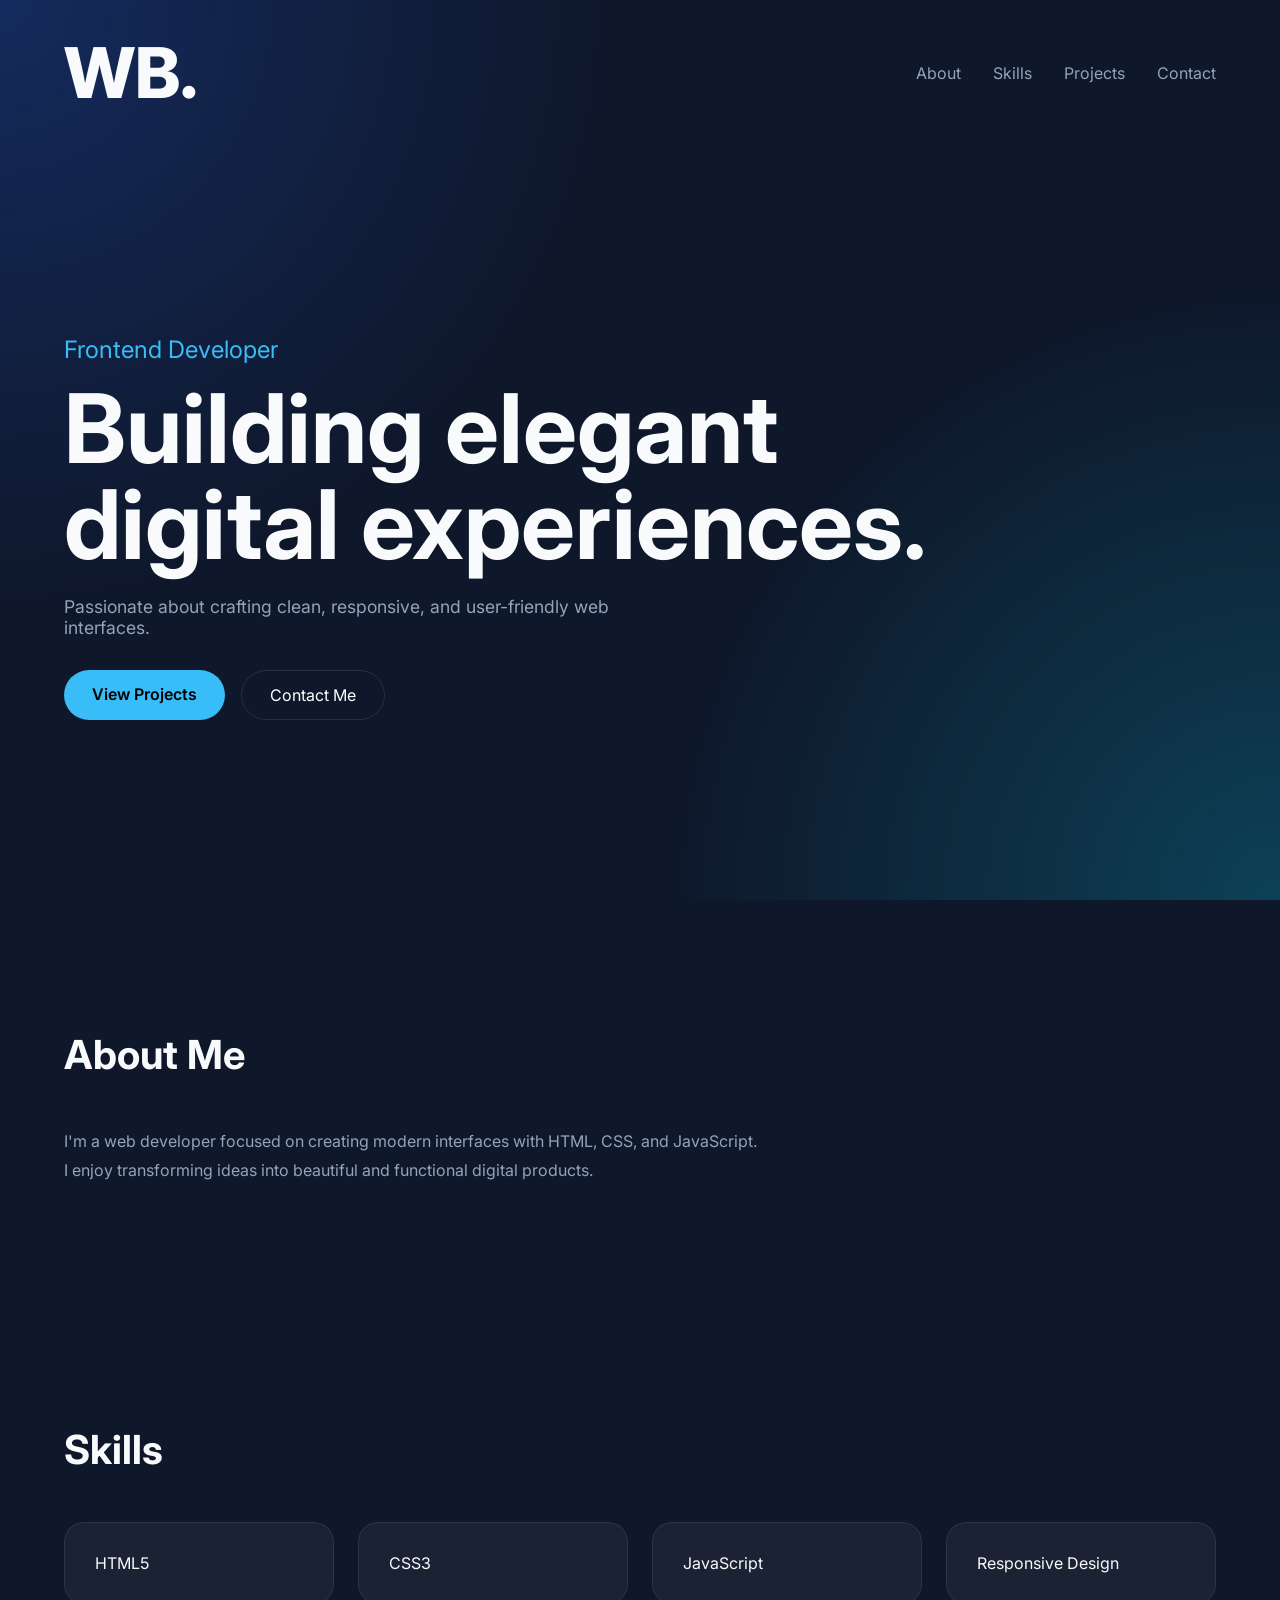
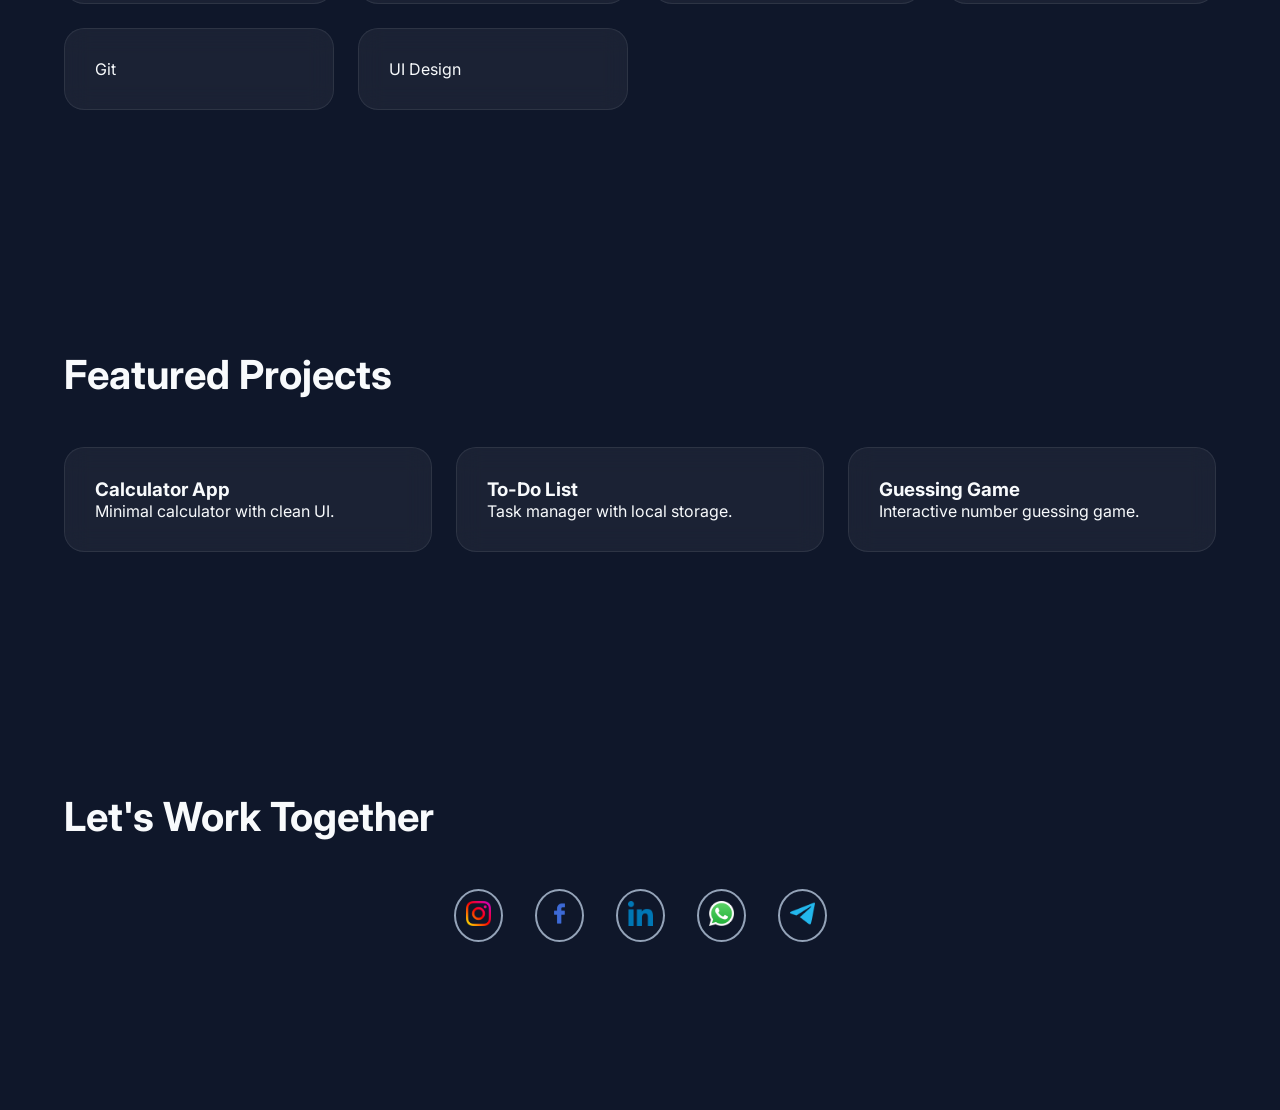
<file: index.html>
<!DOCTYPE html>
<html lang="en">
<head>
    <meta charset="UTF-8">
    <meta name="viewport" content="width=device-width, initial-scale=1.0">
    <title>WB. | Portfolio</title>
    <link rel="stylesheet" href="style.css">
</head>
<body>

    <header>
        <div class="logo">WB.</div>

        <nav class="nav">
            <a href="#about">About</a>
            <a href="#skills">Skills</a>
            <a href="#projects">Projects</a>
            <a href="#contact">Contact</a>
        </nav>
    </header>

    <main>

        <section class="hero">
            <p class="subtitle">Frontend Developer</p>

            <h1>
                Building elegant<br>
                digital experiences.
            </h1>

            <p class="description">
                Passionate about crafting clean, responsive,
                and user-friendly web interfaces.
            </p>

            <div class="buttons">
                <a href="#projects" class="btn-primary">View Projects</a>
                <a href="#contact" class="btn-secondary">Contact Me</a>
            </div>
        </section>

        <section id="about">
            <h2>About Me</h2>

            <p>
                I'm a web developer focused on creating modern
                interfaces with HTML, CSS, and JavaScript.
                I enjoy transforming ideas into beautiful
                and functional digital products.
            </p>
        </section>

        <section id="skills">
            <h2>Skills</h2>

            <div class="skills-grid">
                <div class="card">HTML5</div>
                <div class="card">CSS3</div>
                <div class="card">JavaScript</div>
                <div class="card">Responsive Design</div>
                <div class="card">Git</div>
                <div class="card">UI Design</div>
            </div>
        </section>

        <section id="projects">
            <h2>Featured Projects</h2>

            <div class="projects-grid">

                <article class="project">
                    <h3>Calculator App</h3>
                    <p>Minimal calculator with clean UI.</p>
                </article>

                <article class="project">
                    <h3>To-Do List</h3>
                    <p>Task manager with local storage.</p>
                </article>

                <article class="project">
                    <h3>Guessing Game</h3>
                    <p>Interactive number guessing game.</p>
                </article>

            </div>
        </section>

        <section id="contact">
            <h2>Let's Work Together</h2>
           <div class="logos">
            <a href="https://www.instagram.com/x_wb_.19?igsh=MW9uenp1cnA5Nm1wbg==">
                <img src="images/instagram (2).png" >
            </a>
            <a href="https://www.facebook.com/share/17inxm1Dd1/">
                <img src="images/facebook (1).png">
            </a>
            <a href="https://www.linkedin.com/in/wissem-bourchak-7b13b3387?utm_source=share_via&utm_content=profile&utm_medium=member_android">
                <img src="images/linkedin1.png" >
            </a>
            <a href="https://wa.me/213656374631">
                <img src="images/whatsapp2.png" alt="">
            </a>
            <a href="https://t.me/Bourchakwissem">
                <img src="images/telegram2.png" alt="">
            </a>
        </div>
            
        </section>

    </main>

</body>
</html>
</file>
<file: style.css>
@import url('https://fonts.googleapis.com/css2?family=Inter:wght@300;400;500;600;700;800;900&display=swap');

:root{
    --bg:#0f172a;
    --card:rgba(255,255,255,.05);
    --text:#f8fafc;
    --muted:#94a3b8;
    --accent:#38bdf8;
}

*{
    margin:0;
    padding:0;
    box-sizing:border-box;
}

html{
    scroll-behavior:smooth;
}

body{
    font-family:'Inter',sans-serif;
    background:var(--bg);
    color:var(--text);
}

body::before{
    content:"";
    position:fixed;
    inset:0;
    background:
    radial-gradient(circle at top left,#2563eb44,transparent 40%),
    radial-gradient(circle at bottom right,#06b6d444,transparent 40%);
    z-index:-1;
}

header{
    width:min(1200px,90%);
    margin:auto;
    padding:30px 0;

    display:flex;
    justify-content:space-between;
    align-items:center;
}

.logo{
    font-size:70px;
    font-weight:800;
}

nav{
    display:flex;
    gap:2rem;
}

nav a{
    color:var(--muted);
    text-decoration:none;
    transition:.3s;
}

nav a:hover{
    color:white;
}

section{
    width:min(1200px,90%);
    margin:auto;
    padding:120px 0;
}

.hero{
    min-height:85vh;
    display:flex;
    flex-direction:column;
    justify-content:center;
}

.subtitle{
    color:var(--accent);
    margin-bottom:1rem;
    font-size: 24px;
}

.hero h1{
    font-size:clamp(3rem,8vw,6rem);
    line-height:1;
    margin-bottom:1.5rem;
}

.description{
    max-width:600px;
    color:var(--muted);
    font-size:1.1rem;
    margin-bottom:2rem;
}

.buttons{
    display:flex;
    gap:1rem;
}

.btn-primary,
.btn-secondary{
    padding:14px 28px;
    border-radius:50px;
    text-decoration:none;
    transition:.3s;
}

.btn-primary{
    background:var(--accent);
    color:black;
    font-weight:600;
}

.btn-primary:hover{
    transform:translateY(-3px);
}

.btn-secondary{
    border:1px solid rgba(255,255,255,.1);
    color:white;
    transition: 0.5s;
}
.btn-secondary:hover{
    background-color: white;
    color: black;
    box-shadow: 0 4px 15px white;
}
.card,
.project{
    background:var(--card);
    backdrop-filter:blur(12px);
    border:1px solid rgba(255,255,255,.08);
    border-radius:20px;
    padding:30px;
}

.skills-grid,
.projects-grid{
    display:grid;
    gap:1.5rem;
    grid-template-columns:repeat(auto-fit,minmax(250px,1fr));
    cursor:pointer;
}

h2{
    font-size:2.5rem;
    margin-bottom:3rem;
}

#about p{
     max-width:700px;
    color:var(--muted);
    line-height:1.8
}
#contact p{
    max-width:700px;
    color:var(--muted);
    line-height:1.8;
    display: flex;
    justify-content: center;
    margin: auto;
}

.project:hover,
.card:hover{
    transform:translateY(-5px);
    transition:.3s;
    background-color: #f1faee;
    box-shadow: 0 4px 15px white;
    color: black;
}
.logos{
    display: flex;
    justify-content: center;
    align-items: center;
    gap: 2rem;
    margin: 3rem 0;
}

.logos img{
    width: 25px;
}
.logos a{
    border: 2px solid var(--muted);
    border-radius: 50%;
    padding: 10px;
    transition: 0.5s;
}
.logos a:hover{
    border: 2px solid white;
    transform: translateY(-3px);
    background-color: white;
    box-shadow: 0px 3px 15px white;
}

@media(max-width:768px){

    header{
        flex-direction:column;
        gap:1rem;
    }

    nav{
        gap:1rem;
        flex-wrap:wrap;
        justify-content:center;
        background-color:white;
    }
    .nav a{
        transition: 0.5s;
        font-weight: bold;
    }
    .nav a:hover{
        transform: translateY(-3px);
    }
    .buttons{
        flex-direction:column;
        width:max-content;
    }
}
</file>
